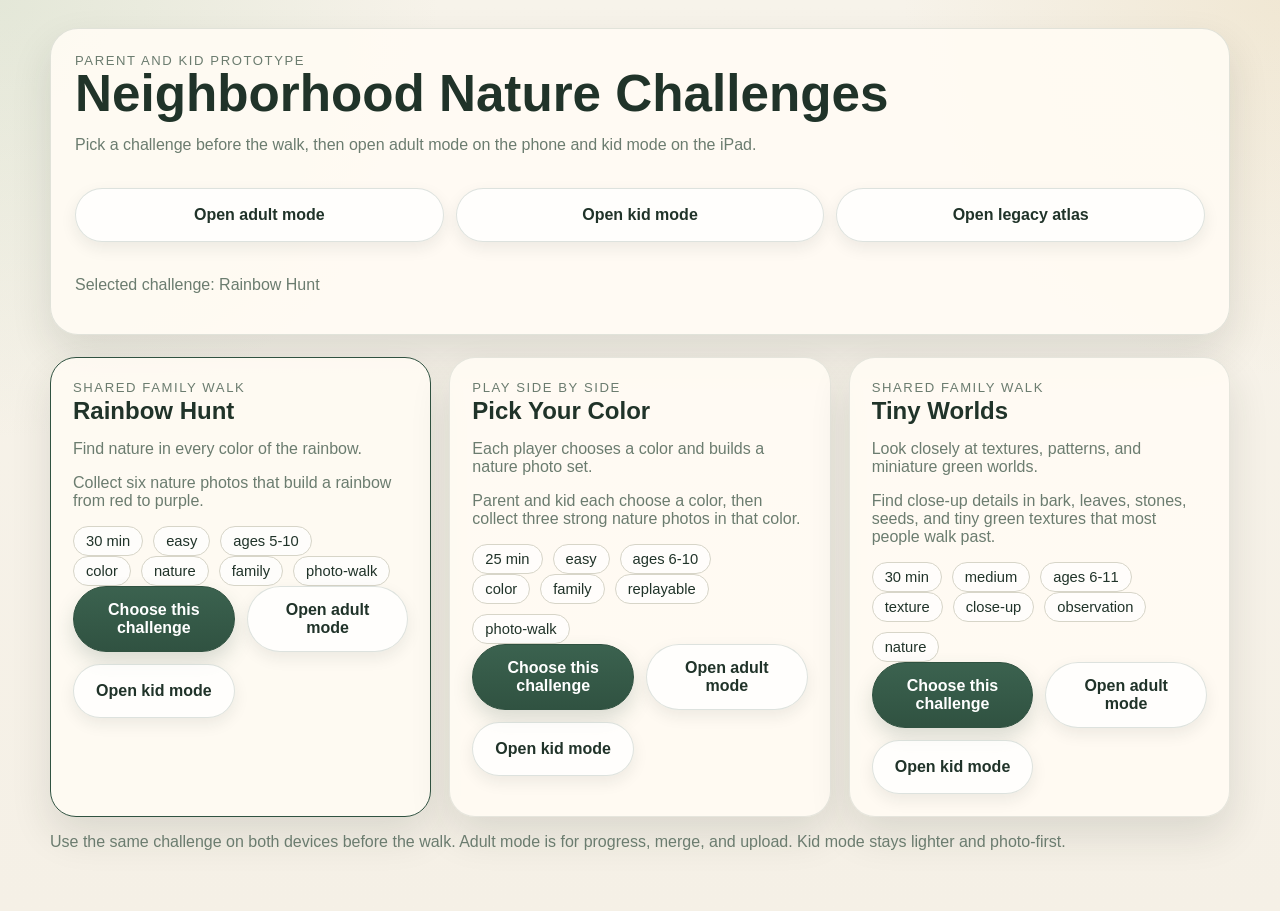
<file: index.html>
<!doctype html>
<html lang="en">
  <head>
    <meta charset="UTF-8" />
    <meta name="viewport" content="width=device-width, initial-scale=1.0" />
    <title>Neighborhood Nature Challenges</title>
    <link rel="stylesheet" href="challenge.css" />
  </head>
  <body>
    <div class="selector-shell">
      <header class="selector-hero">
        <div>
          <p class="eyebrow">Parent and kid prototype</p>
          <h1>Neighborhood Nature Challenges</h1>
          <p class="selector-copy" id="statusText">Loading challenge packs.</p>
        </div>
        <div class="hero-actions">
          <a class="ghost-link" id="heroAdultLink" href="collect.html">Open adult mode</a>
          <a class="ghost-link" id="heroKidLink" href="kid-collect.html">Open kid mode</a>
          <a class="ghost-link" href="atlas.html">Open legacy atlas</a>
        </div>
        <p class="selector-status" id="lastPack"></p>
      </header>

      <main>
        <section class="pack-grid" id="packGrid" aria-label="Challenge packs"></section>
      </main>

      <footer class="selector-footer">
        <p>
          Use the same challenge on both devices before the walk. Adult mode is for progress, merge, and upload.
          Kid mode stays lighter and photo-first.
        </p>
      </footer>
    </div>

    <div id="toast" class="toast" role="status" aria-live="polite"></div>
    <script src="register-offline.js"></script>
    <script type="module" src="challenge-select.js"></script>
  </body>
</html>
</file>
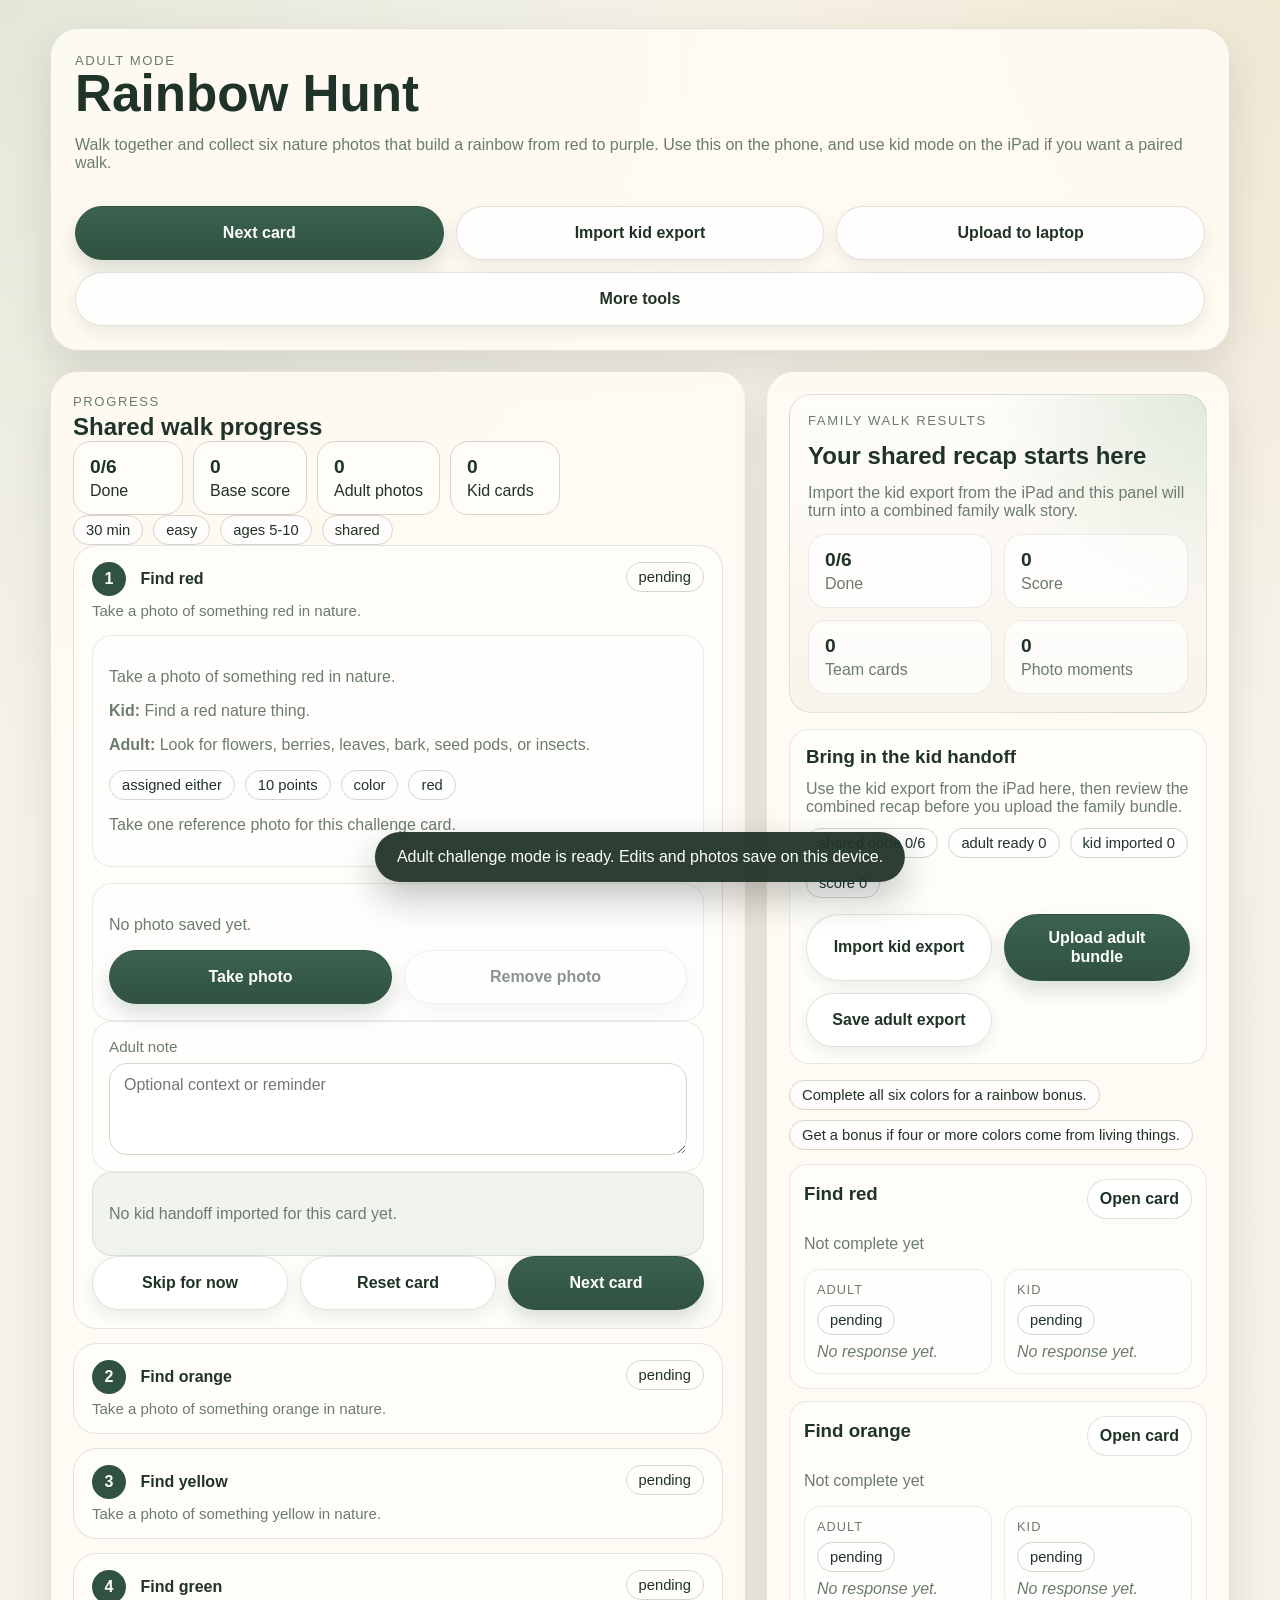
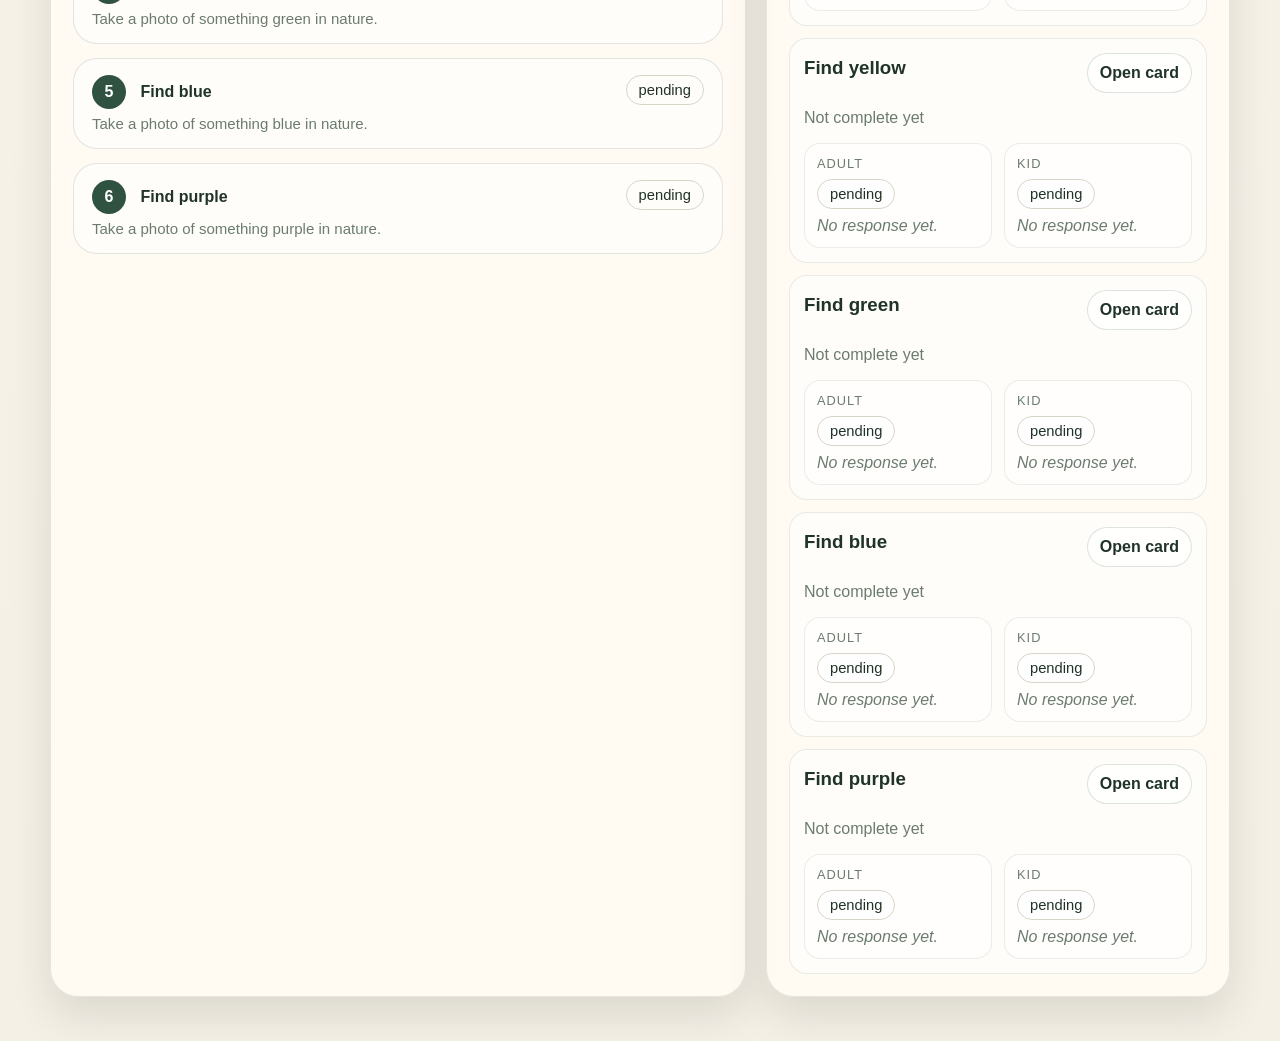
<file: collect.html>
<!doctype html>
<html lang="en">
  <head>
    <meta charset="UTF-8" />
    <meta name="viewport" content="width=device-width, initial-scale=1.0" />
    <title>Adult Challenge Mode</title>
    <link rel="stylesheet" href="challenge.css" />
  </head>
  <body class="adult-mode">
    <div class="challenge-shell">
      <header class="hero">
        <div>
          <p class="eyebrow">Adult mode</p>
          <h1 id="pageTitle">Loading challenge</h1>
          <p class="hero-text" id="heroText">Loading the selected challenge pack.</p>
        </div>
        <div class="hero-toolbar">
          <div class="hero-primary-actions">
            <button type="button" id="nextBtn" class="primary-btn">Next card</button>
            <button type="button" id="importKidBtn" class="ghost-btn">Import kid export</button>
            <button type="button" id="uploadBtn" class="ghost-btn">Upload to laptop</button>
          </div>
          <details class="more-tools">
            <summary class="ghost-btn">More tools</summary>
            <div class="tool-menu">
              <button type="button" id="exportBtn" class="ghost-btn">Export notes</button>
              <button type="button" id="offlineBtn" class="ghost-btn">Prepare offline</button>
              <a id="kidLink" class="ghost-link" href="kid-collect.html">Open kid mode</a>
              <a id="pickerLink" class="ghost-link" href="index.html">Open challenge picker</a>
              <a id="atlasLink" class="ghost-link" href="atlas.html">Open legacy atlas</a>
            </div>
          </details>
        </div>
        <input id="kidImportInput" type="file" accept="application/json,.json" hidden />
      </header>

      <main class="layout-grid adult-layout">
        <section class="panel">
          <div class="section-head">
            <p class="section-label">Progress</p>
            <h2>Shared walk progress</h2>
          </div>
          <div class="progress-row" id="progressRow"></div>
          <div class="meta-row" id="packMeta"></div>
          <div class="challenge-list" id="cardList"></div>
        </section>

        <aside class="panel" id="recapPanel"></aside>
      </main>
    </div>

    <div id="toast" class="toast" role="status" aria-live="polite"></div>
    <script src="register-offline.js"></script>
    <script type="module" src="challenge-adult.js"></script>
  </body>
</html>
</file>
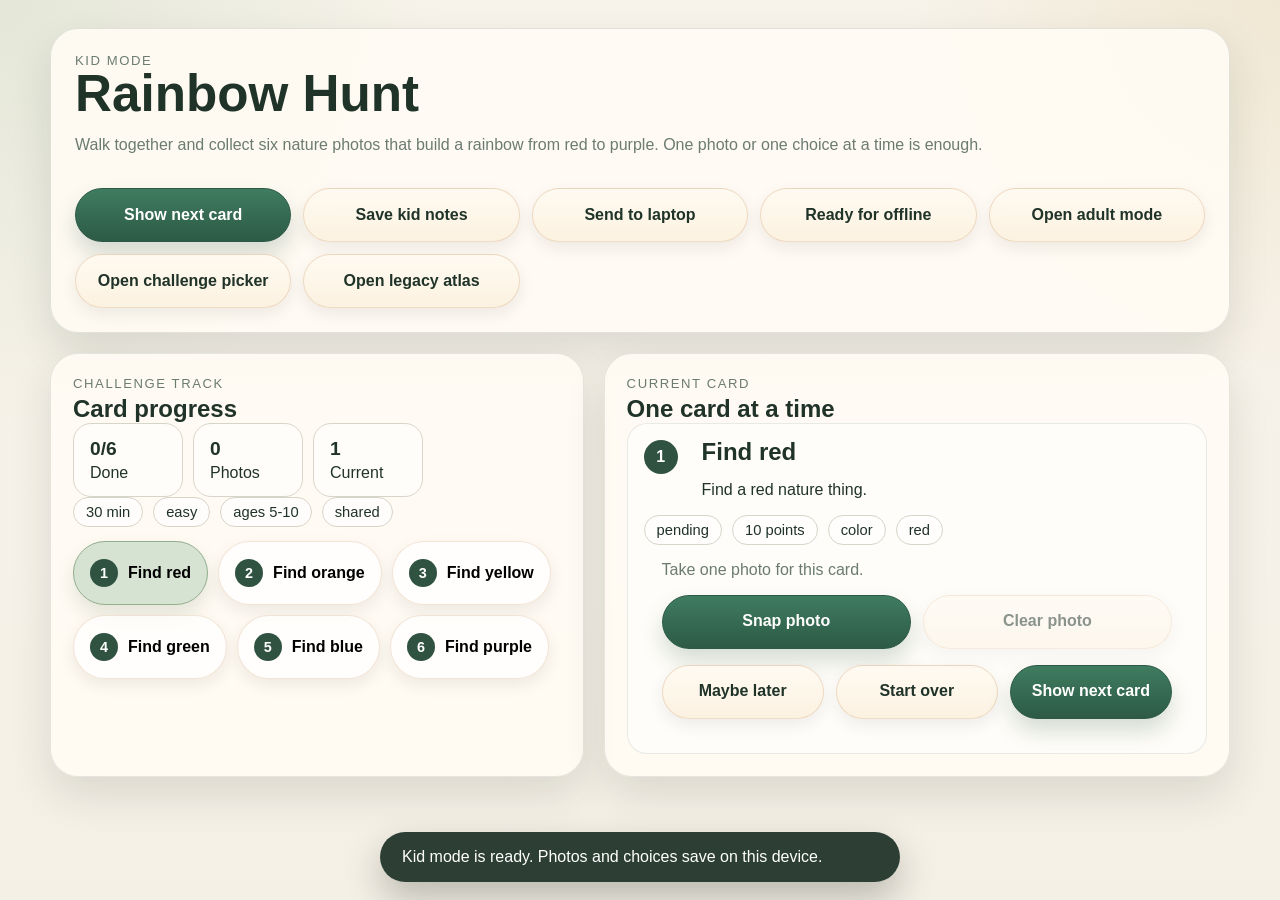
<file: kid-collect.html>
<!doctype html>
<html lang="en">
  <head>
    <meta charset="UTF-8" />
    <meta name="viewport" content="width=device-width, initial-scale=1.0" />
    <title>Kid Challenge Mode</title>
    <link rel="stylesheet" href="challenge.css" />
  </head>
  <body class="kid-mode">
    <div class="challenge-shell">
      <header class="hero">
        <div>
          <p class="eyebrow">Kid mode</p>
          <h1 id="pageTitle">Loading challenge</h1>
          <p class="hero-text" id="heroText">Loading the selected challenge pack.</p>
        </div>
        <div class="hero-actions">
          <button type="button" id="nextBtn" class="primary-btn">Show next card</button>
          <button type="button" id="exportBtn" class="ghost-btn">Save kid notes</button>
          <button type="button" id="uploadBtn" class="ghost-btn">Send to laptop</button>
          <button type="button" id="offlineBtn" class="ghost-btn">Ready for offline</button>
          <a id="adultLink" class="ghost-link" href="collect.html">Open adult mode</a>
          <a id="pickerLink" class="ghost-link" href="index.html">Open challenge picker</a>
          <a id="atlasLink" class="ghost-link" href="atlas.html">Open legacy atlas</a>
        </div>
      </header>

      <main class="layout-grid kid-layout">
        <section class="panel">
          <div class="section-head">
            <p class="section-label">Challenge track</p>
            <h2>Card progress</h2>
          </div>
          <div class="progress-row" id="progressRow"></div>
          <div class="meta-row" id="packMeta"></div>
          <div class="card-rail" id="cardRail"></div>
        </section>

        <section class="panel">
          <div class="section-head">
            <p class="section-label">Current card</p>
            <h2>One card at a time</h2>
          </div>
          <div id="activeCard" aria-live="polite"></div>
        </section>
      </main>
    </div>

    <div id="toast" class="toast" role="status" aria-live="polite"></div>
    <script src="register-offline.js"></script>
    <script type="module" src="challenge-kid.js"></script>
  </body>
</html>
</file>
<file: challenge.css>
:root {
  --bg: #f5f0e6;
  --panel: rgba(255, 251, 244, 0.92);
  --panel-strong: #fffdf9;
  --line: #d7d5c8;
  --text: #203329;
  --muted: #6b7c6f;
  --accent: #305241;
  --accent-soft: #d6e2d2;
  --warm: #b86f2e;
  --shadow: 0 18px 40px rgba(29, 44, 34, 0.12);
}

* {
  box-sizing: border-box;
}

html,
body {
  margin: 0;
  padding: 0;
  min-height: 100%;
}

body {
  background:
    radial-gradient(circle at top left, rgba(178, 201, 170, 0.28), transparent 28%),
    radial-gradient(circle at top right, rgba(221, 197, 146, 0.25), transparent 24%),
    linear-gradient(180deg, #f7f3ea 0%, var(--bg) 100%);
  color: var(--text);
  font-family: "Avenir Next", "Trebuchet MS", "Segoe UI", sans-serif;
}

a {
  color: inherit;
}

button,
input,
textarea,
select {
  font: inherit;
}

.challenge-shell,
.selector-shell {
  width: min(1180px, calc(100% - 32px));
  margin: 0 auto;
  padding: 28px 0 44px;
}

.hero,
.selector-hero {
  display: grid;
  gap: 18px;
  padding: 24px;
  background: var(--panel);
  border: 1px solid rgba(48, 82, 65, 0.14);
  border-radius: 28px;
  box-shadow: var(--shadow);
}

.eyebrow,
.section-label,
.card-eyebrow {
  margin: 0;
  font-size: 0.82rem;
  letter-spacing: 0.12em;
  text-transform: uppercase;
  color: var(--muted);
}

.hero h1,
.selector-hero h1,
.pack-card h2,
.kid-card h2 {
  margin: 0;
  line-height: 1.02;
}

.hero h1,
.selector-hero h1 {
  font-size: clamp(2.4rem, 4vw, 4.2rem);
}

.hero-text,
.selector-copy,
.sidebar-note,
.card-summary,
.card-tagline,
.field-note,
.card-prompt,
.card-subprompt,
.recap-status,
.empty-note {
  color: var(--muted);
}

.meta-row,
.progress-row,
.card-rail {
  display: flex;
  flex-wrap: wrap;
  gap: 10px;
}

.hero-actions,
.action-row {
  display: grid;
  gap: 12px;
}

.hero-toolbar {
  display: grid;
  gap: 12px;
}

.hero-primary-actions {
  display: grid;
  gap: 12px;
  grid-template-columns: repeat(auto-fit, minmax(180px, 1fr));
}

.hero-actions {
  grid-template-columns: repeat(auto-fit, minmax(180px, 1fr));
}

.action-row {
  grid-template-columns: repeat(auto-fit, minmax(148px, 1fr));
}

.more-tools {
  display: grid;
  gap: 10px;
}

.more-tools summary {
  list-style: none;
}

.more-tools summary::-webkit-details-marker {
  display: none;
}

.tool-menu {
  display: grid;
  gap: 10px;
  grid-template-columns: repeat(auto-fit, minmax(180px, 1fr));
  padding: 4px 0 0;
}

.primary-btn,
.ghost-btn,
.ghost-link,
.choice-pill {
  display: inline-flex;
  align-items: center;
  justify-content: center;
  border-radius: 999px;
  border: 1px solid var(--line);
  min-height: 54px;
  padding: 14px 20px;
  text-decoration: none;
  cursor: pointer;
  text-align: center;
  font-weight: 700;
  line-height: 1.15;
  -webkit-tap-highlight-color: transparent;
  touch-action: manipulation;
  transition:
    transform 0.18s ease,
    background 0.18s ease,
    border-color 0.18s ease,
    box-shadow 0.18s ease;
}

.primary-btn {
  background: linear-gradient(180deg, #3b624f 0%, var(--accent) 100%);
  color: white;
  border-color: var(--accent);
  box-shadow: 0 10px 20px rgba(48, 82, 65, 0.18);
}

.primary-btn:hover,
.ghost-btn:hover,
.ghost-link:hover,
.choice-pill:hover,
.card-pill:hover,
.pack-card:hover {
  transform: translateY(-1px);
}

.ghost-btn,
.ghost-link,
.choice-pill {
  background: rgba(255, 255, 255, 0.76);
  color: var(--text);
  box-shadow: 0 6px 16px rgba(29, 44, 34, 0.08);
}

.ghost-btn,
.ghost-link {
  border-color: rgba(48, 82, 65, 0.16);
}

.primary-btn:active,
.ghost-btn:active,
.ghost-link:active,
.choice-pill:active,
.card-pill:active {
  transform: translateY(1px);
}

.primary-btn:focus-visible,
.ghost-btn:focus-visible,
.ghost-link:focus-visible,
.choice-pill:focus-visible,
.card-pill:focus-visible {
  outline: 3px solid rgba(48, 82, 65, 0.28);
  outline-offset: 3px;
}

.more-tools[open] > summary {
  background: rgba(214, 226, 210, 0.85);
}

.primary-btn:disabled,
.ghost-btn:disabled {
  opacity: 0.52;
  cursor: default;
  transform: none;
}

.layout-grid {
  display: grid;
  gap: 20px;
  margin-top: 20px;
}

.layout-grid.adult-layout {
  grid-template-columns: minmax(0, 1.2fr) minmax(310px, 0.8fr);
}

.layout-grid.kid-layout {
  grid-template-columns: minmax(0, 0.92fr) minmax(320px, 1.08fr);
}

.panel {
  background: var(--panel);
  border: 1px solid rgba(48, 82, 65, 0.12);
  border-radius: 28px;
  box-shadow: var(--shadow);
  padding: 22px;
}

.section-head h2,
.section-head h3,
.recap-card h3,
.pack-card h2 {
  margin: 4px 0 0;
}

.progress-card {
  min-width: 110px;
  padding: 14px 16px;
  border-radius: 18px;
  background: var(--panel-strong);
  border: 1px solid var(--line);
  display: grid;
  gap: 4px;
}

.progress-card strong {
  font-size: 1.2rem;
}

.meta-chip,
.status-chip {
  display: inline-flex;
  align-items: center;
  gap: 6px;
  padding: 6px 12px;
  border-radius: 999px;
  border: 1px solid var(--line);
  background: rgba(255, 255, 255, 0.7);
  font-size: 0.92rem;
}

.status-done {
  background: var(--accent-soft);
  border-color: #93af8f;
}

.status-skipped {
  background: #f7ead7;
  border-color: #dab68f;
}

.status-pending {
  background: #fffdf9;
}

.challenge-list {
  display: grid;
  gap: 14px;
}

.challenge-card {
  border: 1px solid rgba(48, 82, 65, 0.14);
  border-radius: 24px;
  background: rgba(255, 255, 255, 0.56);
  overflow: hidden;
}

.challenge-card summary {
  list-style: none;
  cursor: pointer;
  padding: 16px 18px;
}

.challenge-card summary::-webkit-details-marker {
  display: none;
}

.summary-grid,
.summary-top {
  display: grid;
  gap: 8px;
}

.summary-top {
  grid-template-columns: minmax(0, 1fr) auto;
  align-items: start;
}

.stop-index,
.active-order,
.pill-order {
  display: inline-flex;
  align-items: center;
  justify-content: center;
  width: 34px;
  height: 34px;
  border-radius: 999px;
  background: var(--accent);
  color: white;
  font-weight: 700;
  margin-right: 10px;
}

.stop-distance {
  margin-top: 6px;
  font-size: 0.94rem;
  color: var(--muted);
}

.challenge-body,
.kid-card-content {
  display: grid;
  gap: 16px;
  padding: 0 18px 18px;
}

.card-copy,
.control-block,
.kid-card {
  background: rgba(255, 255, 255, 0.56);
  border: 1px solid rgba(48, 82, 65, 0.11);
  border-radius: 20px;
  padding: 16px;
}

.field-block {
  display: grid;
  gap: 8px;
}

.field-block span {
  font-size: 0.95rem;
  color: var(--muted);
}

textarea,
select,
input[type="text"],
input[type="datetime-local"] {
  width: 100%;
  border-radius: 18px;
  border: 1px solid var(--line);
  padding: 12px 14px;
  background: white;
  color: var(--text);
}

textarea {
  min-height: 92px;
  resize: vertical;
}

.photo-upload {
  position: absolute;
  width: 1px;
  height: 1px;
  overflow: hidden;
  clip: rect(0, 0, 0, 0);
}

.photo-preview,
.recap-photo-row {
  display: flex;
  flex-wrap: wrap;
  gap: 12px;
}

.photo-preview img,
.recap-photo img {
  width: min(100%, 220px);
  max-height: 220px;
  object-fit: cover;
  border-radius: 18px;
  border: 1px solid var(--line);
}

.recap-grid {
  display: grid;
  gap: 12px;
  margin-top: 14px;
}

.results-hero {
  display: grid;
  gap: 14px;
  padding: 18px;
  border-radius: 22px;
  background:
    radial-gradient(circle at top right, rgba(214, 226, 210, 0.72), transparent 42%),
    linear-gradient(180deg, rgba(255, 253, 249, 0.94) 0%, rgba(247, 243, 234, 0.92) 100%);
  border: 1px solid rgba(48, 82, 65, 0.14);
}

.results-hero h2 {
  margin: 0;
}

.results-lead {
  margin: 0;
  color: var(--muted);
}

.results-stat-grid {
  display: grid;
  gap: 12px;
  grid-template-columns: repeat(2, minmax(0, 1fr));
}

.result-stat {
  display: grid;
  gap: 4px;
  padding: 14px 16px;
  border-radius: 18px;
  background: rgba(255, 255, 255, 0.7);
  border: 1px solid rgba(48, 82, 65, 0.1);
}

.result-stat strong {
  font-size: 1.2rem;
}

.result-stat span,
.results-featured-label,
.result-moment span {
  color: var(--muted);
}

.results-featured {
  display: grid;
  gap: 10px;
}

.results-featured-label {
  margin: 0;
  font-size: 0.84rem;
  letter-spacing: 0.08em;
  text-transform: uppercase;
}

.results-featured-row {
  display: flex;
  flex-wrap: wrap;
  gap: 10px;
}

.result-moment {
  display: grid;
  gap: 4px;
  min-width: 140px;
  padding: 12px 14px;
  border-radius: 18px;
  border: 1px solid rgba(48, 82, 65, 0.12);
  background: rgba(255, 255, 255, 0.76);
  cursor: pointer;
  text-align: left;
}

.result-moment:hover {
  transform: translateY(-1px);
}

.result-moment:focus-visible {
  outline: 3px solid rgba(48, 82, 65, 0.28);
  outline-offset: 3px;
}

.merge-summary {
  display: grid;
  gap: 12px;
  margin: 16px 0;
  padding: 16px;
  border-radius: 20px;
  background: rgba(255, 255, 255, 0.68);
  border: 1px solid rgba(48, 82, 65, 0.12);
}

.merge-summary h3,
.kid-celebration h3 {
  margin: 0;
}

.merge-copy,
.recap-note {
  margin: 0;
  color: var(--muted);
}

.recap-actions {
  margin-top: 4px;
}

.recap-card {
  padding: 14px;
  border-radius: 18px;
  background: rgba(255, 255, 255, 0.56);
  border: 1px solid rgba(48, 82, 65, 0.11);
}

.recap-card.is-done {
  background: rgba(214, 226, 210, 0.6);
}

.recap-head {
  display: flex;
  align-items: start;
  justify-content: space-between;
  gap: 12px;
}

.recap-response-grid {
  display: grid;
  gap: 12px;
  margin-top: 12px;
  grid-template-columns: repeat(2, minmax(0, 1fr));
}

.recap-response {
  padding: 12px;
  border-radius: 16px;
  background: rgba(255, 255, 255, 0.66);
  border: 1px solid rgba(48, 82, 65, 0.1);
  display: grid;
  gap: 8px;
}

.recap-response-title {
  margin: 0;
  font-size: 0.8rem;
  letter-spacing: 0.08em;
  text-transform: uppercase;
  color: var(--muted);
}

.recap-note-empty {
  font-style: italic;
}

.recap-photo {
  margin: 0;
  display: grid;
  gap: 6px;
}

.recap-photo figcaption {
  font-size: 0.88rem;
  color: var(--muted);
}

.selector-status,
.selector-footer {
  color: var(--muted);
}

.pack-grid {
  display: grid;
  gap: 18px;
  margin-top: 22px;
  grid-template-columns: repeat(auto-fit, minmax(280px, 1fr));
}

.pack-card {
  background: var(--panel);
  border: 1px solid rgba(48, 82, 65, 0.12);
  border-radius: 26px;
  padding: 22px;
  box-shadow: var(--shadow);
  transition: transform 0.18s ease, border-color 0.18s ease;
}

.pack-card.is-last-used {
  border-color: var(--accent);
}

.kid-card-head {
  display: grid;
  grid-template-columns: auto 1fr;
  gap: 14px;
  align-items: start;
}

.kid-card.is-complete {
  border-color: rgba(63, 124, 96, 0.28);
  background:
    radial-gradient(circle at top right, rgba(214, 226, 210, 0.7), transparent 42%),
    rgba(255, 255, 255, 0.7);
}

.kid-celebration {
  display: grid;
  gap: 10px;
  padding: 14px;
  border-radius: 18px;
  border: 1px solid rgba(63, 124, 96, 0.22);
  background:
    radial-gradient(circle at top left, rgba(255, 243, 204, 0.9), transparent 38%),
    linear-gradient(180deg, rgba(226, 242, 231, 0.98) 0%, rgba(214, 226, 210, 0.88) 100%);
  box-shadow: 0 12px 24px rgba(63, 124, 96, 0.12);
  animation: pop-in 0.24s ease-out;
}

.kid-celebration p {
  margin: 0;
  color: #2c493b;
}

.celebration-chip {
  display: inline-flex;
  align-items: center;
  justify-content: center;
  min-height: 54px;
  padding: 14px 20px;
  border-radius: 999px;
  border: 1px solid rgba(48, 82, 65, 0.16);
  background: rgba(255, 255, 255, 0.76);
  font-weight: 700;
  box-shadow: 0 6px 16px rgba(29, 44, 34, 0.08);
}

.choice-grid {
  display: grid;
  grid-template-columns: repeat(auto-fit, minmax(116px, 1fr));
  gap: 12px;
}

.choice-pill {
  min-height: 62px;
  font-size: 1rem;
}

.kid-mode .primary-btn {
  background: linear-gradient(180deg, #3f7c60 0%, #2d5a46 100%);
  border-color: #2d5a46;
  box-shadow: 0 12px 22px rgba(45, 90, 70, 0.2);
}

.kid-mode .ghost-btn,
.kid-mode .ghost-link {
  background: linear-gradient(180deg, rgba(255, 250, 241, 0.96) 0%, rgba(251, 240, 222, 0.9) 100%);
  border-color: rgba(184, 111, 46, 0.22);
}

.kid-mode .card-pill {
  min-height: 64px;
  border-color: rgba(184, 111, 46, 0.18);
}

.kid-mode .choice-pill {
  min-height: 72px;
  font-size: 1.05rem;
  border-width: 2px;
}

.kid-mode .choice-pill[data-color="red"] {
  background: linear-gradient(180deg, #fde3df 0%, #f8d1cb 100%);
  border-color: #e49a92;
}

.kid-mode .choice-pill[data-color="orange"] {
  background: linear-gradient(180deg, #feecd7 0%, #f9ddba 100%);
  border-color: #e0b277;
}

.kid-mode .choice-pill[data-color="yellow"] {
  background: linear-gradient(180deg, #fff6cf 0%, #f9ebac 100%);
  border-color: #dcb857;
}

.kid-mode .choice-pill[data-color="green"] {
  background: linear-gradient(180deg, #e0f0de 0%, #cbe4c7 100%);
  border-color: #8fb28a;
}

.kid-mode .choice-pill[data-color="blue"] {
  background: linear-gradient(180deg, #dcecff 0%, #c7dcfb 100%);
  border-color: #87a7da;
}

.kid-mode .choice-pill[data-color="purple"] {
  background: linear-gradient(180deg, #eee2fb 0%, #dcc9f7 100%);
  border-color: #a88bcf;
}

.kid-mode .choice-pill[data-color="white"] {
  background: linear-gradient(180deg, #ffffff 0%, #f2eee6 100%);
  border-color: #d5ccbf;
}

.kid-mode .choice-pill[data-color="pink"] {
  background: linear-gradient(180deg, #fde3ef 0%, #f8d1e2 100%);
  border-color: #dd97b3;
}

.choice-pill.is-selected,
.card-pill.is-selected {
  background: var(--accent-soft);
  border-color: #93af8f;
  box-shadow: 0 10px 18px rgba(109, 139, 107, 0.18);
}

.kid-mode .choice-pill.is-selected {
  border-color: #2d5a46;
  box-shadow: 0 12px 24px rgba(45, 90, 70, 0.2);
}

.card-rail {
  margin-top: 14px;
}

.card-pill {
  border: 1px solid var(--line);
  background: rgba(255, 255, 255, 0.72);
  border-radius: 999px;
  min-height: 58px;
  padding: 12px 16px;
  display: inline-flex;
  gap: 10px;
  align-items: center;
  cursor: pointer;
  box-shadow: 0 6px 16px rgba(29, 44, 34, 0.08);
}

.card-pill.is-complete {
  background: var(--accent-soft);
}

.pill-order {
  width: 28px;
  height: 28px;
  margin-right: 0;
  font-size: 0.9rem;
}

.pill-text {
  font-weight: 600;
}

.kid-primary {
  width: 100%;
  justify-content: center;
  text-align: center;
}

.compact-actions {
  align-items: center;
}

.control-block.imported-block {
  background: rgba(214, 226, 210, 0.36);
}

.mini-ghost-btn {
  border: 1px solid rgba(48, 82, 65, 0.16);
  border-radius: 999px;
  background: rgba(255, 255, 255, 0.76);
  color: var(--text);
  padding: 8px 12px;
  min-height: 40px;
  cursor: pointer;
  font-weight: 700;
}

.mini-ghost-btn:hover {
  transform: translateY(-1px);
}

.mini-ghost-btn:focus-visible {
  outline: 3px solid rgba(48, 82, 65, 0.28);
  outline-offset: 3px;
}

.toast {
  position: fixed;
  left: 50%;
  bottom: 18px;
  transform: translateX(-50%) translateY(18px);
  min-width: min(88vw, 520px);
  padding: 16px 22px;
  background: rgba(32, 51, 41, 0.94);
  color: white;
  border-radius: 999px;
  box-shadow: 0 16px 36px rgba(14, 24, 18, 0.26);
  opacity: 0;
  pointer-events: none;
  transition: opacity 0.18s ease, transform 0.18s ease;
}

.toast.is-visible {
  opacity: 1;
  transform: translateX(-50%) translateY(0);
}

@keyframes pop-in {
  from {
    opacity: 0;
    transform: translateY(6px) scale(0.98);
  }

  to {
    opacity: 1;
    transform: translateY(0) scale(1);
  }
}

@media (max-width: 920px) {
  .layout-grid.adult-layout,
  .layout-grid.kid-layout {
    grid-template-columns: 1fr;
  }

  .hero,
  .selector-hero,
  .panel {
    padding: 18px;
    border-radius: 22px;
  }

  .challenge-shell,
  .selector-shell {
    width: min(100% - 20px, 100%);
    padding: 16px 0 36px;
  }

  .hero-actions,
  .hero-primary-actions,
  .tool-menu {
    grid-template-columns: repeat(2, minmax(0, 1fr));
  }

  .action-row {
    grid-template-columns: 1fr;
  }

  .card-rail {
    display: grid;
    grid-template-columns: 1fr;
  }

  .card-pill {
    width: 100%;
    justify-content: flex-start;
  }

  .recap-response-grid {
    grid-template-columns: 1fr;
  }

  .results-stat-grid {
    grid-template-columns: 1fr 1fr;
  }
}

@media (max-width: 560px) {
  .hero-actions,
  .hero-primary-actions,
  .tool-menu {
    grid-template-columns: 1fr;
  }

  .choice-grid {
    grid-template-columns: repeat(2, minmax(0, 1fr));
  }

  .results-stat-grid {
    grid-template-columns: 1fr;
  }
}
</file>
